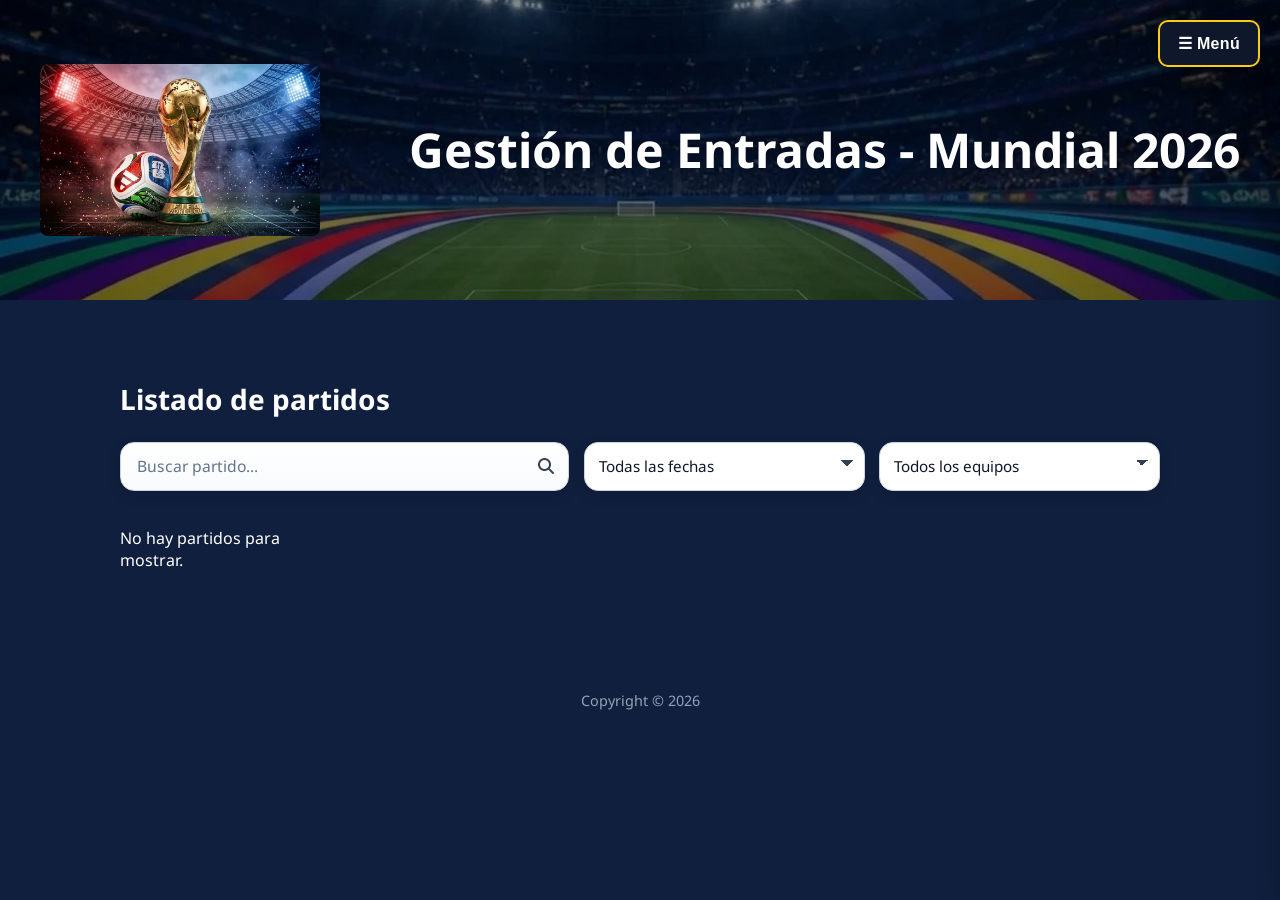
<file: index.html>
<!doctype html>
<html lang="es">
  <head>
    <meta charset="UTF-8" />
    <meta name="viewport" content="width=device-width, initial-scale=1.0" />
    <title>Mundial FIFA 2026 - Partidos</title>
    <link
      href="https://fonts.googleapis.com/css2?family=Noto+Sans:wght@400;700&display=swap"
      rel="stylesheet"
    />
    <link rel="stylesheet" href="css/style.css" />
    <link
      rel="stylesheet"
      href="https://cdnjs.cloudflare.com/ajax/libs/font-awesome/6.5.0/css/all.min.css"
    />
    <link rel="icon" type="image/x-icon" href="img/logo.ico" />
  </head>
  <body>
    <header>
      <div class="banner-content">
        <img src="img/logo.jpg" alt="Logo Mundial 2026" class="logo" />
        <div class="banner-text">
          <h1>Gestión de Entradas - Mundial 2026</h1>
        </div>
      </div>
    </header>

    <main>
      <section class="page-title">
        <h2>Listado de partidos</h2>
      </section>
      <div class="buscador-filtros">
        <div class="buscador-container">
          <input type="text" id="buscador" placeholder="Buscar partido..." />
          <i class="fa fa-search icono-lupa"></i>
        </div>

        <select id="filtro-fecha">
          <option value="">Todas las fechas</option>
        </select>

          <select id="filtro-equipo">
            <option value="">Todos los equipos</option>
          </select>
        </div>
      </div>

      <section id="partidos"></section>
<button id="btnSidebar" class="btn-sidebar">
  ☰ Menú
</button>

<aside id="sidebar" class="sidebar">

  <div class="sidebar-section">
    <button class="sidebar-title">Torneos</button>
    <div id="sidebar-torneos" class="sidebar-content"></div>
  </div>

  <div class="sidebar-section">
    <button class="sidebar-title">Fases</button>
    <div id="sidebar-fases" class="sidebar-content"></div>
  </div>

  <div class="sidebar-section">
    <button class="sidebar-title">Estadios</button>
    <div id="sidebar-estadios" class="sidebar-content"></div>
  </div>

  <div class="sidebar-section">
    <button class="sidebar-title">Selecciones</button>
    <div id="sidebar-selecciones" class="sidebar-content"></div>
  </div>

</aside>
    </main>
    

    <script src="js/datos.js"></script>
    <script src="js/partidos.js"></script>
    
    <div class="foot">
      <footer>Copyright &copy; 2026</footer>
    </div>
  </body>
</html>
</file>
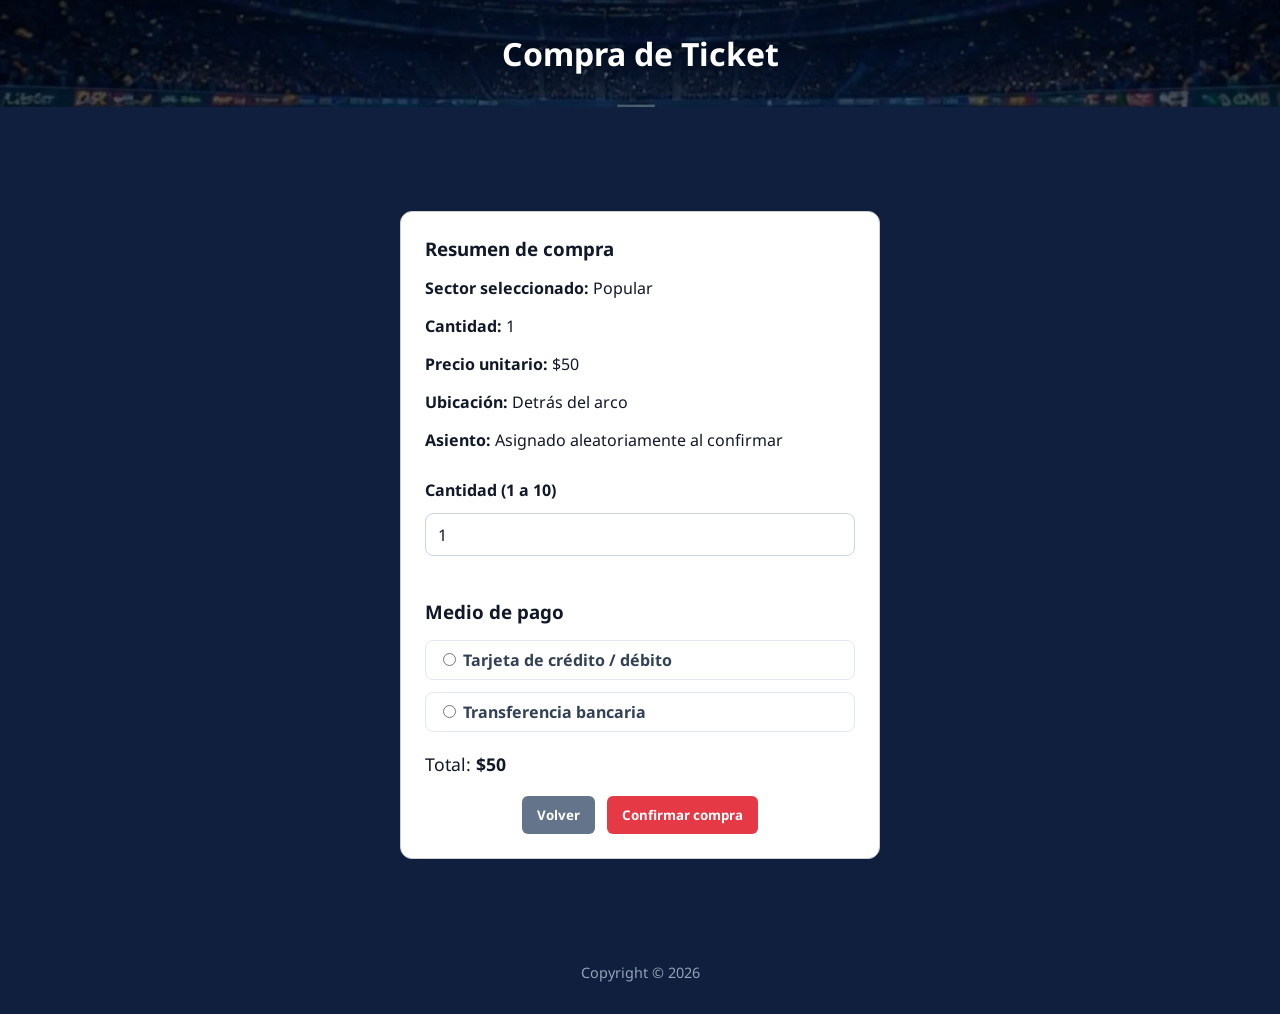
<file: compra.html>
<!doctype html>
<html lang="es">
  <head>
    <meta charset="UTF-8" />
    <meta name="viewport" content="width=device-width, initial-scale=1.0" />
    <title>Compra de Ticket - Mundial 2026</title>
    <link
      href="https://fonts.googleapis.com/css2?family=Noto+Sans:wght@400;700&display=swap"
      rel="stylesheet"
    />
    <link rel="stylesheet" href="css/style.css" />
    <link rel="icon" type="image/x-icon" href="img/logo.ico" />
  </head>
  <body>
    <header class="simple-header">
      <h1>Compra de Ticket</h1>
    </header>

    <main>
      <section id="info-partido"></section>

      <section class="card form-card">
        <h3>Resumen de compra</h3>
        <div id="resumen-compra"></div>

        <div class="cantidad-line">
          <label for="cantidad">Cantidad (1 a 10)</label>
          <input type="number" id="cantidad" min="1" max="10" value="1" />
          <small id="cantidad-error" class="input-error"></small>
        </div>

        <h3>Medio de pago</h3>
        <div id="medios-pago" class="medios-pago">
          <label class="radio-line">
            <input type="radio" name="medioPago" value="tarjeta" />
            Tarjeta de crédito / débito
          </label>
          <label class="radio-line">
            <input type="radio" name="medioPago" value="transferencia" />
            Transferencia bancaria
          </label>
        </div>

        <div id="tarjeta-form" class="tarjeta-form hidden">
          <h4>Datos de la tarjeta</h4>

          <label for="tarjeta-numero">Número de tarjeta</label>
          <input
            type="text"
            id="tarjeta-numero"
            placeholder="1234 5678 9012 3456"
            maxlength="19"
          />

          <label for="tarjeta-titular">Titular</label>
          <input
            type="text"
            id="tarjeta-titular"
            placeholder="Nombre como figura en la tarjeta"
          />

          <div class="tarjeta-row">
            <div>
              <label for="tarjeta-vencimiento">Vencimiento (MM/AA)</label>
              <input
                type="text"
                id="tarjeta-vencimiento"
                placeholder="MM/AA"
                maxlength="5"
              />
            </div>
            <div>
              <label for="tarjeta-cvv">CVV</label>
              <input
                type="text"
                id="tarjeta-cvv"
                placeholder="123"
                maxlength="4"
              />
            </div>
          </div>

          <small id="tarjeta-error" class="input-error"></small>

          <button type="button" id="btnConfirmarTarjeta" class="btn-gray">
            Confirmar tarjeta
          </button>

          <p id="tarjeta-confirmada-msg" class="tarjeta-confirmada hidden">
            ✓ Tarjeta confirmada. Ahora podés confirmar la compra.
          </p>
        </div>

        <p class="total-line">Total: <strong id="total">$0</strong></p>

        <div class="acciones">
          <button type="button" class="btn-gray" onclick="history.back()">
            Volver
          </button>
          <button id="btnContinuar" class="primary-button">
            Confirmar compra
          </button>
        </div>
      </section>
    </main>

    <div class="foot">
      <footer>Copyright &copy; 2026</footer>
    </div>

    <script src="js/datos.js"></script>
    <script src="js/compra.js"></script>
  </body>
</html>
</file>
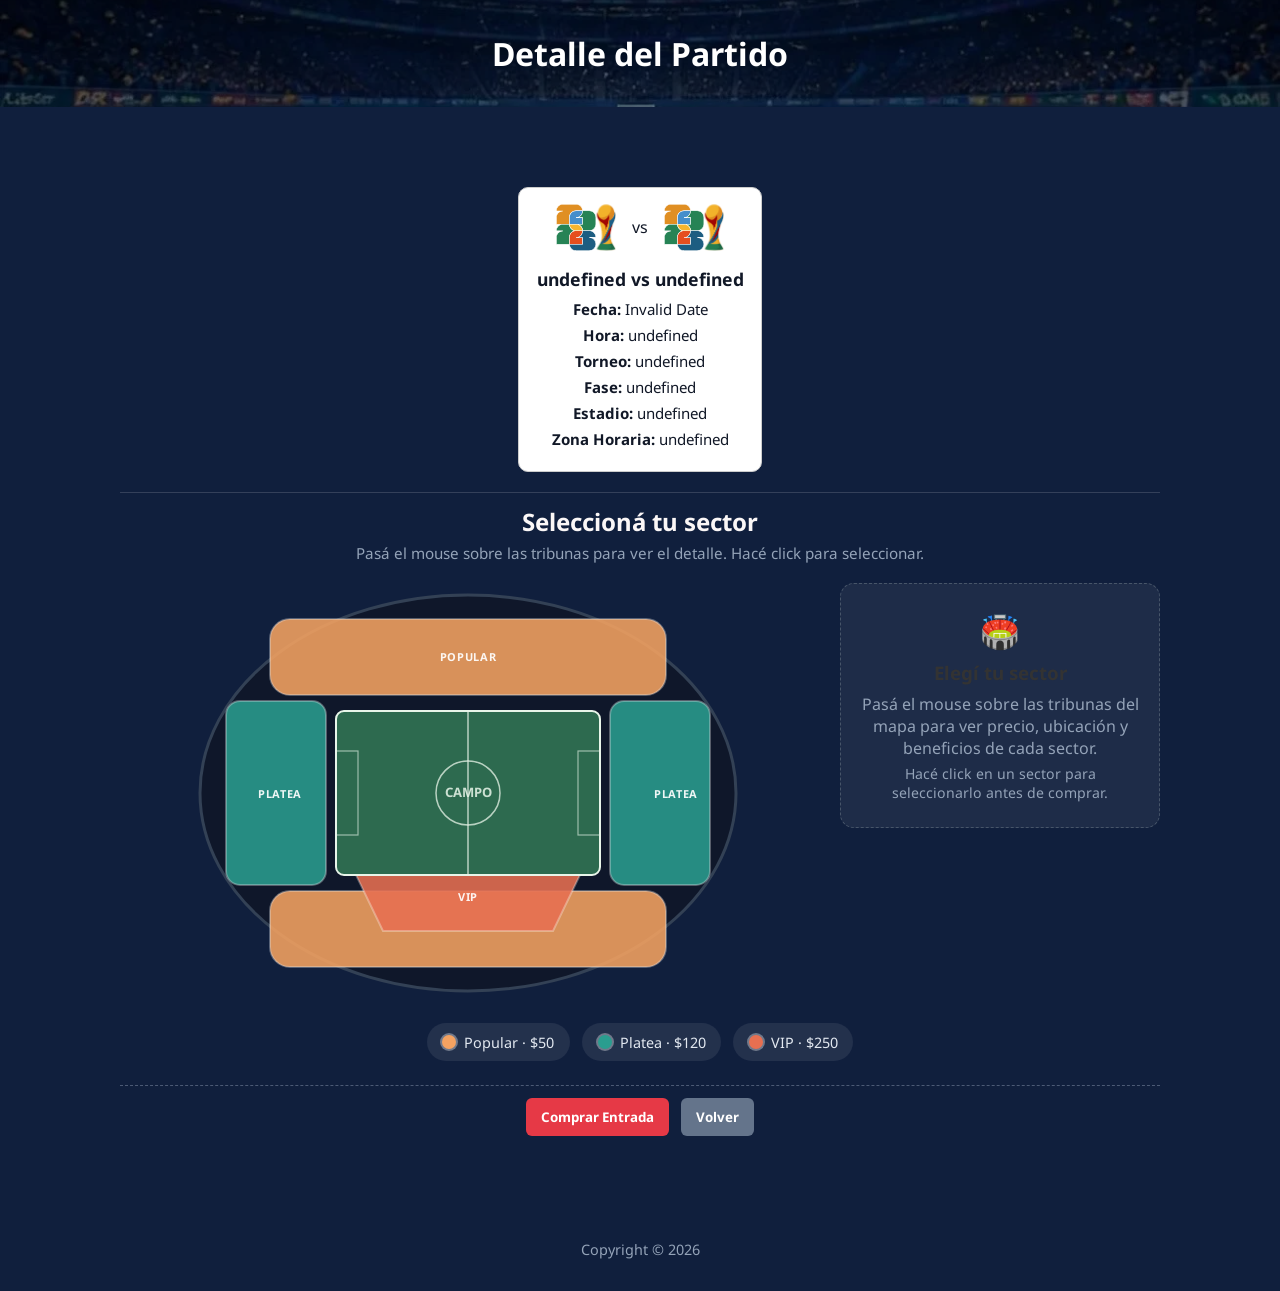
<file: detalle.html>
<!doctype html>
<html lang="es">
  <head>
    <meta charset="UTF-8" />
    <meta name="viewport" content="width=device-width, initial-scale=1.0" />
    <title>Detalle Partido - Mundial 2026</title>
    <link
      href="https://fonts.googleapis.com/css2?family=Noto+Sans:wght@400;700&display=swap"
      rel="stylesheet"
    />
    <link rel="stylesheet" href="css/style.css" />
    <link rel="icon" type="image/x-icon" href="img/logo.ico" />
  </head>
  <body>
    <header class="simple-header">
      <h1>Detalle del Partido</h1>
    </header>

    <main>
      <section id="detalle-partido"></section>

      <section class="mapa-section">
        <h2 class="mapa-titulo">Seleccioná tu sector</h2>
        <p class="mapa-instruccion">
          Pasá el mouse sobre las tribunas para ver el detalle. Hacé click para seleccionar.
        </p>

        <div class="mapa-layout">
          <div id="mapa-estadio" class="mapa-contenedor"></div>
          <div id="info-sector" class="mapa-panel"></div>
        </div>

        <div id="mapa-leyenda" class="mapa-leyenda"></div>
      </section>

      <div class="acciones">
        <button id="btnComprar" class="primary-button">Comprar Entrada</button>
        <button class="btn-gray" onclick="window.location.href='index.html'">Volver</button>
      </div>
    </main>

    <div class="foot">
      <footer>Copyright &copy; 2026</footer>
    </div>

    <script src="js/datos.js"></script>
    <script src="js/detalle.js"></script>
  </body>
</html>
</file>
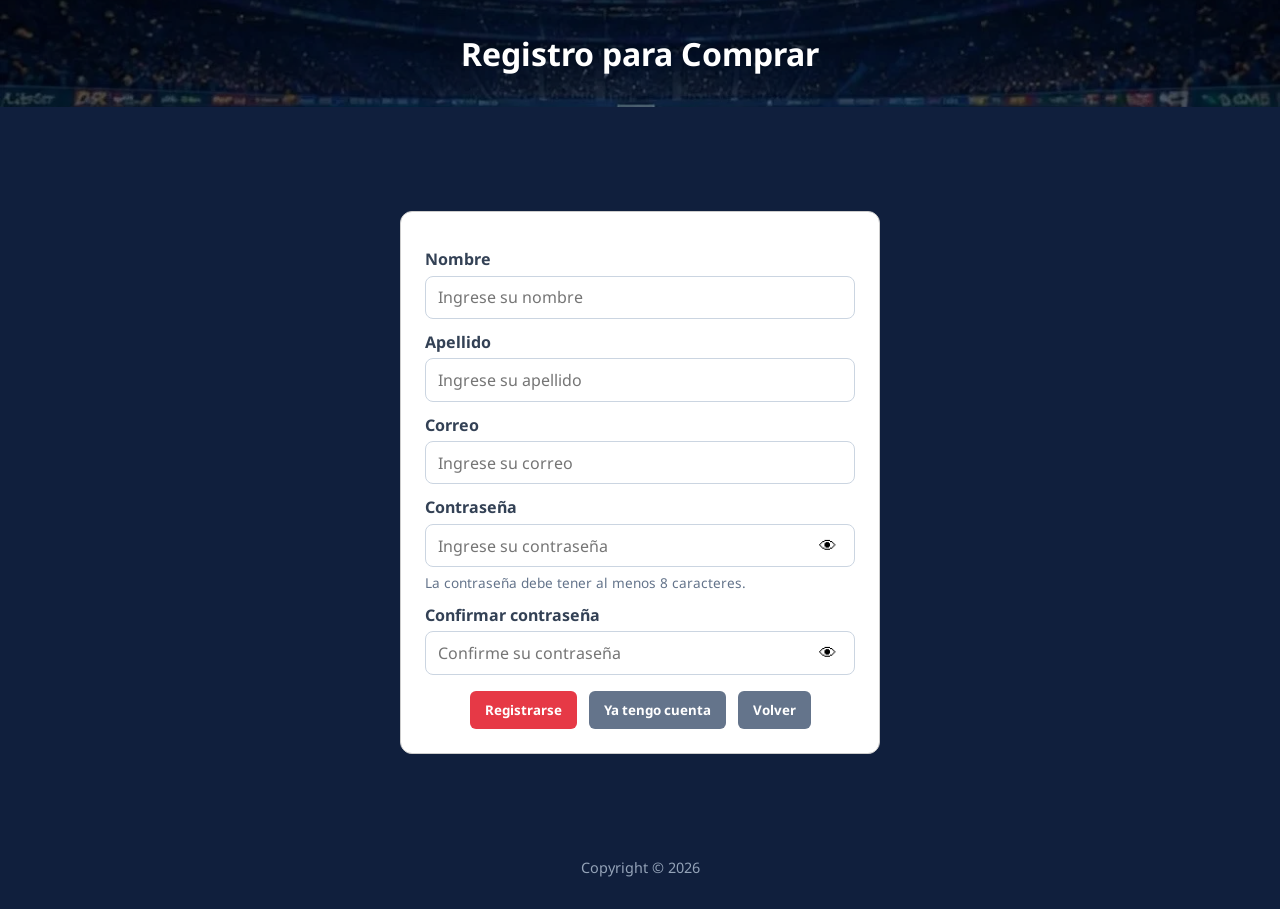
<file: login.html>
<!doctype html>
<html lang="es">
  <head>
    <meta charset="UTF-8" />
    <meta name="viewport" content="width=device-width, initial-scale=1.0" />
    <title>Registro - Mundial 2026</title>
    <link
      href="https://fonts.googleapis.com/css2?family=Noto+Sans:wght@400;700&display=swap"
      rel="stylesheet"
    />
    <link rel="stylesheet" href="css/style.css" />
    <link rel="icon" type="image/x-icon" href="img/logo.ico" />
  </head>
  <body>
    <header class="simple-header">
      <h1>Registro para Comprar</h1>
    </header>

    <main>
      <section class="card form-card">
        <label for="nombre">Nombre</label>
        <input type="text" id="nombre" placeholder="Ingrese su nombre" />

        <label for="apellido">Apellido</label>
        <input type="text" id="apellido" placeholder="Ingrese su apellido" />

        <label for="mail">Correo</label>
        <input type="email" id="mail" placeholder="Ingrese su correo" />

        <label for="password">Contraseña</label>

        <div class="password-wrapper">
          <input
            type="password"
            id="password"
            placeholder="Ingrese su contraseña"
          />
        </div>
        <small class="input-help"
          >La contraseña debe tener al menos 8 caracteres.</small
        >

        <label for="confirmPassword" id="confirmPasswordLabel">
          Confirmar contraseña
        </label>
        <div class="password-wrapper" id="confirmPasswordWrapper">
          <input
            type="password"
            id="confirmPassword"
            placeholder="Confirme su contraseña"
          />
        </div>

        <button
          type="button"
          id="btnForgotPassword"
          class="forgot-password-link hidden"
        >
          ¿Olvidaste tu contraseña?
        </button>

        <div class="acciones form-actions">
          <button id="btnLogin" class="primary-button">Registrarse</button>

          <button type="button" id="btnModoLogin" class="btn-gray">
            Ya tengo cuenta
          </button>

          <button
            class="btn-gray"
            onclick="window.location.href = 'index.html'"
          >
            Volver
          </button>
        </div>
      </section>
    </main>

    <div class="foot">
      <footer>Copyright &copy; 2026</footer>
    </div>

    <script src="js/datos.js"></script>
    <script src="js/login.js"></script>
  </body>
</html>
</file>
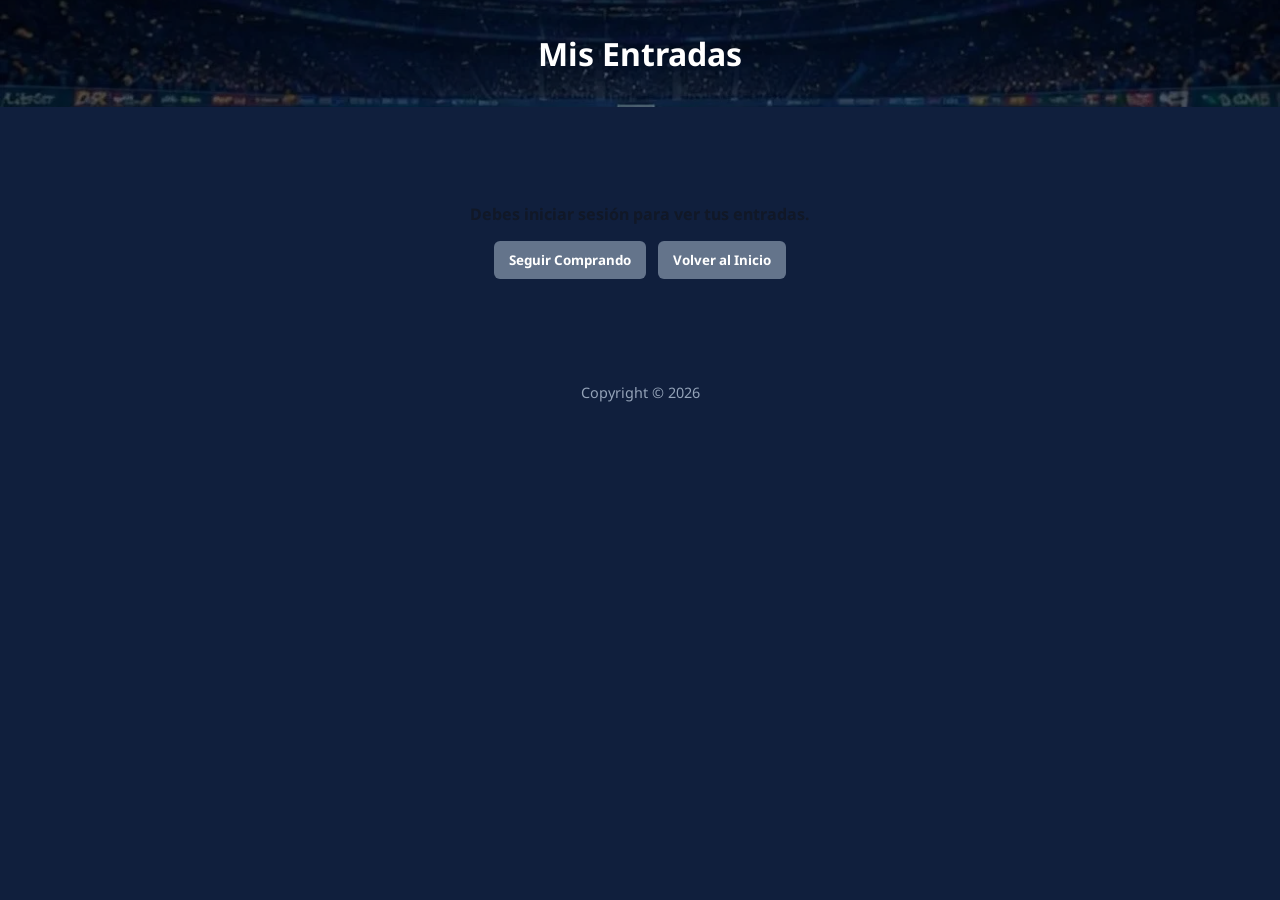
<file: mis-entradas.html>
<!doctype html>
<html lang="es">
  <head>
    <meta charset="UTF-8" />
    <meta name="viewport" content="width=device-width, initial-scale=1.0" />
    <title>Mis Entradas - Mundial 2026</title>
    <link
      href="https://fonts.googleapis.com/css2?family=Noto+Sans:wght@400;700&display=swap"
      rel="stylesheet"
    />
    <link rel="stylesheet" href="css/style.css" />
    <link rel="icon" type="image/x-icon" href="img/logo.ico" />
  </head>
  <body>
    <header class="simple-header">
      <h1>Mis Entradas</h1>
    </header>

    <main>
      <section class="card mis-entradas-card">
        <div id="mis-entradas-listado"></div>
      </section>

      <div class="acciones">
        <button class="btn-gray" onclick="window.location.href = 'compra.html'">
          Seguir Comprando
        </button>
        <button class="btn-gray" onclick="window.location.href = 'index.html'">
          Volver al Inicio
        </button>
      </div>
    </main>

    <div class="foot">
      <footer>Copyright &copy; 2026</footer>
    </div>

    <script src="js/datos.js"></script>
    <script src="js/mis-entradas.js"></script>
  </body>
</html>
</file>
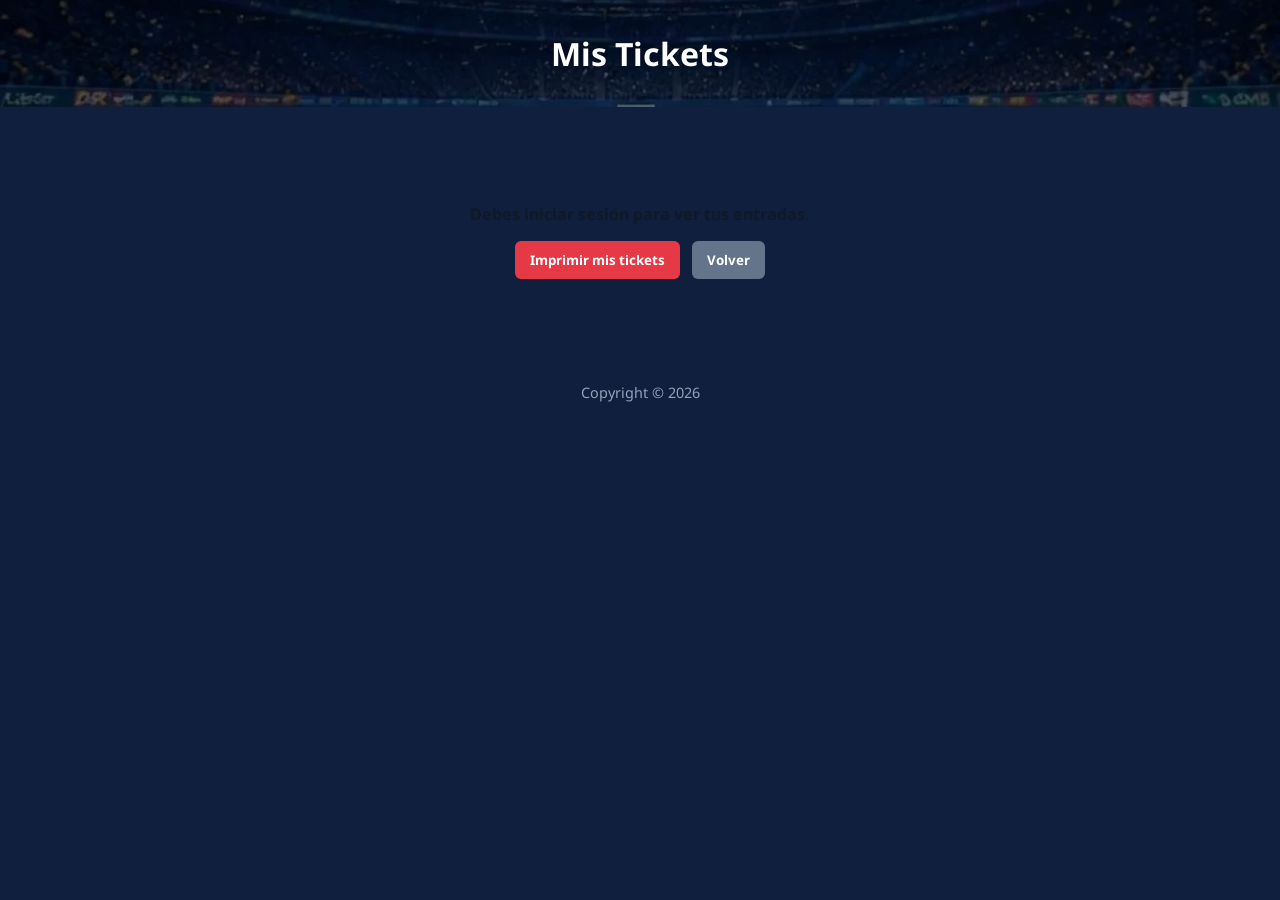
<file: mis_tickets.html>
<!doctype html>
<html lang="es">
  <head>
    <meta charset="UTF-8" />
    <meta name="viewport" content="width=device-width, initial-scale=1.0" />
    <title>Mis Tickets - Mundial 2026</title>
    <link
      href="https://fonts.googleapis.com/css2?family=Noto+Sans:wght@400;700&display=swap"
      rel="stylesheet"
    />
    <link rel="stylesheet" href="css/style.css" />
    <link rel="icon" type="image/x-icon" href="img/logo.ico" />
  </head>
  <body>
    <header class="simple-header">
      <h1>Mis Tickets</h1>
    </header>

    <main>
      <section class="card mis-entradas-card">
        <div id="mis-entradas-listado"></div>
      </section>

      <div class="acciones">
        <button class="primary-button" onclick="window.print()">
          Imprimir mis tickets
        </button>
        <button class="btn-gray" onclick="window.location.href = 'ticket.html'">
          Volver
        </button>
      </div>
    </main>

    <div class="foot">
      <footer>Copyright &copy; 2026</footer>
    </div>

    <script src="js/datos.js"></script>
    <script src="js/mis_tickets.js"></script>
  </body>
</html>
</file>
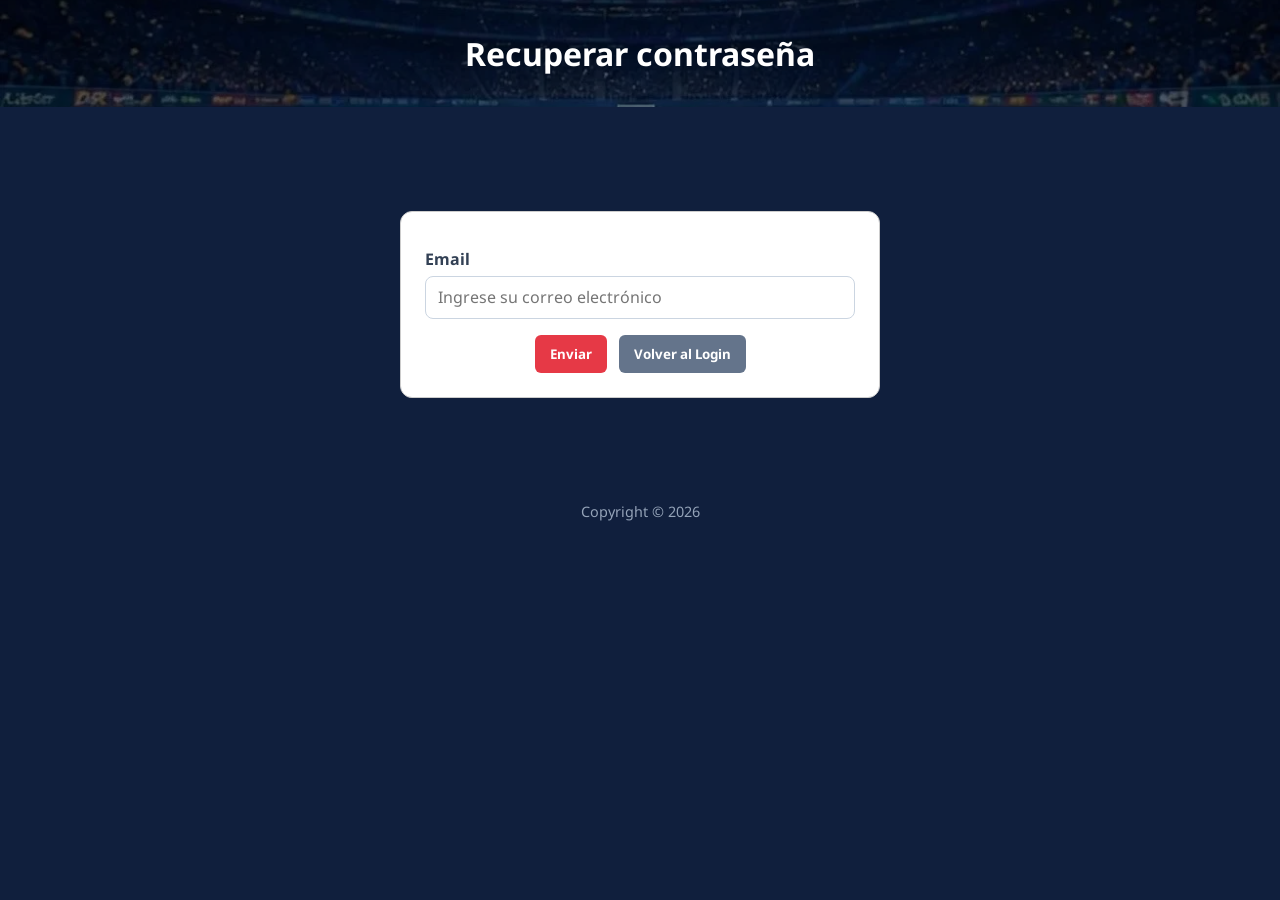
<file: recuperar-password.html>
<!doctype html>
<html lang="es">
  <head>
    <meta charset="UTF-8" />
    <meta name="viewport" content="width=device-width, initial-scale=1.0" />
    <title>Recuperar Contraseña - Mundial 2026</title>
    <link
      href="https://fonts.googleapis.com/css2?family=Noto+Sans:wght@400;700&display=swap"
      rel="stylesheet"
    />
    <link rel="stylesheet" href="css/style.css" />
    <link rel="icon" type="image/x-icon" href="img/logo.ico" />
  </head>
  <body>
    <header class="simple-header">
      <h1>Recuperar contraseña</h1>
    </header>

    <main>
      <section class="card form-card">
        <label for="recoveryEmail">Email</label>
        <input
          type="email"
          id="recoveryEmail"
          placeholder="Ingrese su correo electrónico"
        />

        <div class="acciones form-actions">
          <button id="btnRecoverySend" class="primary-button">Enviar</button>
          <button
            type="button"
            class="btn-gray"
            onclick="window.location.href='login.html'"
          >
            Volver al Login
          </button>
        </div>

        <p id="recoveryMessage" class="recovery-message hidden">
          Si existe una cuenta asociada al correo, recibirás instrucciones para
          recuperar tu contraseña.
        </p>
      </section>
    </main>

    <div class="foot">
      <footer>Copyright &copy; 2026</footer>
    </div>

    <script>
      const btnRecoverySend = document.getElementById("btnRecoverySend");
      const recoveryMessage = document.getElementById("recoveryMessage");

      if (btnRecoverySend) {
        btnRecoverySend.addEventListener("click", () => {
          // Conectar aquí el endpoint real de recuperación de contraseña cuando exista en backend.
          if (recoveryMessage) {
            recoveryMessage.classList.remove("hidden");
          }
        });
      }
    </script>
  </body>
</html>
</file>
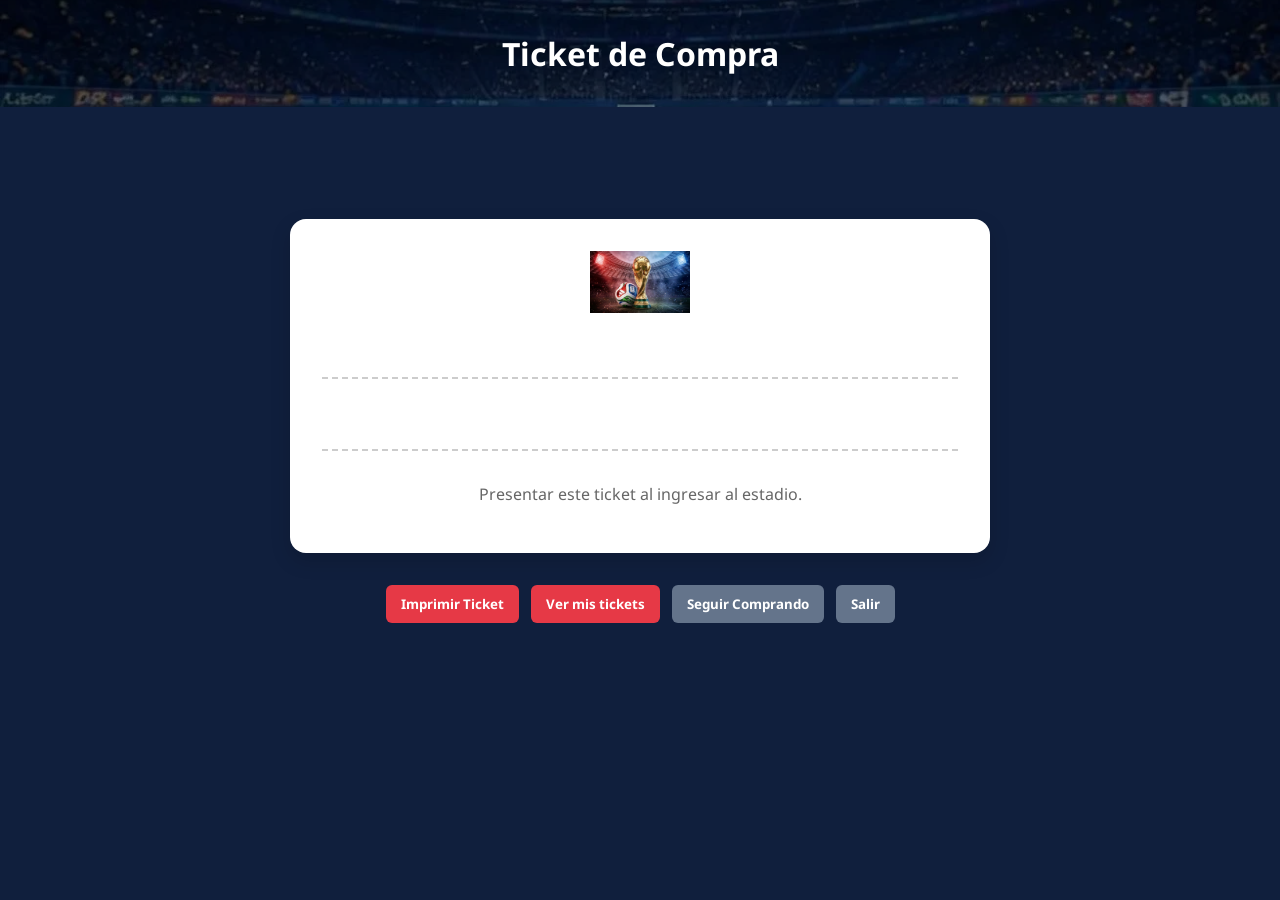
<file: ticket.html>
<!doctype html>
<html lang="es">
  <head>
    <meta charset="UTF-8" />
    <meta name="viewport" content="width=device-width, initial-scale=1.0" />
    <title>Ticket - Mundial 2026</title>

    <link
      href="https://fonts.googleapis.com/css2?family=Noto+Sans:wght@400;700&display=swap"
      rel="stylesheet"
    />

    <link rel="stylesheet" href="css/style.css" />
    <link rel="icon" type="image/x-icon" href="img/logo.ico" />
  </head>
  <body>
    <header class="simple-header">
      <h1>Ticket de Compra</h1>
    </header>

    <main>
      <section class="ticket-card">
        <div class="ticket-header">
          <img src="img/logo.jpg" alt="Mundial 2026" />
          <h2>Mundial FIFA 2026</h2>
        </div>

        <div id="ticket-info">//Se carga desde JS</div>

        <div class="ticket-footer">
          <p>Presentar este ticket al ingresar al estadio.</p>
        </div>
      </section>

      <div class="acciones">
        <button class="primary-button" onclick="window.print()">
          Imprimir Ticket
        </button>

        <button
          class="primary-button"
          onclick="window.location.href = 'mis_tickets.html'"
        >
          Ver mis tickets
        </button>

        <button class="btn-gray" onclick="window.location.href = 'index.html'">
          Seguir Comprando
        </button>

        <button class="btn-gray" onclick="salirDeLaSesion()">Salir</button>
      </div>
    </main>

    <script src="js/ticket.js"></script>
  </body>
</html>
</file>
<file: css/style.css>
* {
  box-sizing: border-box;
}

body {
  background: #101f3d;
  color: #fff;
  font-family: 'Noto Sans', Arial, sans-serif;
  margin: 0;
}

header {
  position: relative;
  background: url("../img/banner.webp") no-repeat center;
  background-size: cover;
  color: white;
  padding: 4rem 2rem;
  min-height: 200px;
}
header::before {
  content: "";
  position: absolute;
  inset: 0;
  background: rgba(0, 0, 0, 0.46);
}

.banner-content {
  position: relative;
  display: flex;
  align-items: center;
  justify-content: space-between;
  gap: 3rem;
  max-width: 1200px;
  margin: 0 auto;
}
.logo {
  width: 280px;
  border-radius: 8px;
}
.banner-text h1 {
  font-size: 3rem;
  font-weight: 700;
  line-height: 1.2;
  color: #fff;
}

main {
  max-width: 1200px;
  margin: 0 auto;
  padding: 80px;
}

.page-title h2 {
  margin: 0 0 0.5rem;
  font-size: 1.75rem;
}

header.simple-header {
  padding: 2rem;
  min-height: auto;
  text-align: center;
}

header.simple-header h1 {
  position: relative;
  margin: 0;
  font-size: 2rem;
  font-weight: 700;
}
.sidebar {
  position: fixed;
  top: 0;
  right: -340px; /* oculto inicialmente */
  width: 320px;
  height: 100vh;
  background: #06142f;
  color: #f8fafc;
  border-left: 3px solid #f59e0b;
  box-shadow: -10px 0 28px rgba(0, 0, 0, 0.45);
  overflow-y: auto;
  transition: right 0.3s ease;
  padding: 20px;
  z-index: 999;
}

.sidebar-open {
  right: 0;
}
.btn-sidebar {
  position: fixed;
  top: 20px;
  right: 20px;
  z-index: 1200;
  padding: 12px 18px;
  border: 2px solid #facc15;
  border-radius: 10px;
  background: #0f172a;
  color: #ffffff;
  cursor: pointer;
  font-weight: 700;
  font-size: 1rem;
  letter-spacing: 0.02em;
  box-shadow: 0 6px 18px rgba(0, 0, 0, 0.35);
  transition: transform 0.2s ease, background 0.2s ease, box-shadow 0.2s ease;
}

.btn-sidebar:hover {
  background: #1e293b;
  box-shadow: 0 8px 22px rgba(0, 0, 0, 0.45);
  transform: translateY(-1px);
}

.sidebar-open + .btn-sidebar,
.btn-sidebar.sidebar-open {
  background: #1d4ed8;
  border-color: #93c5fd;
}

.btn-sidebar:focus-visible {
  outline: 3px solid #fbbf24;
  outline-offset: 2px;
}

.sidebar-title {
  width: 100%;
  text-align: left;
  padding: 12px 15px;
  margin: 10px 0 6px 0;
  background: #1d4ed8;
  color: #ffffff;
  border: 1px solid rgba(255, 255, 255, 0.2);
  border-radius: 8px;
  font-weight: 700;
  cursor: pointer;
  font-size: 0.95rem;
  transition: background 0.2s ease, border-color 0.2s ease;
}

.sidebar-title:hover {
  background: #2563eb;
  border-color: rgba(255, 255, 255, 0.35);
}
.sidebar-item {
  padding: 10px 12px;
  cursor: pointer;
  border-radius: 6px;
  margin: 4px 0;
  color: #e2e8f0;
  font-size: 0.95rem;
  border: 1px solid transparent;
  transition: background 0.2s ease, border-color 0.2s ease, color 0.2s ease;
}

.sidebar-item:hover {
  background: rgba(255, 255, 255, 0.16);
  border-color: rgba(255, 255, 255, 0.25);
  color: #ffffff;
}

.sidebar-content.sidebar-expanded {
  display: block;
}

.sidebar-content {
  display: none;
  overflow: hidden;
  transition: all 0.3s ease;
}

.sidebar-content.sidebar-expanded {
  display: block;
  padding-top: 8px;
}
#detalle-partido {
  margin-bottom: 1rem;
  display: flex;
  justify-content: center;
}

#detalle-partido .detalle-card,
#info-partido .detalle-card {
  color: #111827;
}

#detalle-partido .detalle-card {
  max-width: 460px;
  padding: 1rem 1.1rem;
  border-radius: 10px;
}

#detalle-partido .detalle-card h2,
#detalle-partido .detalle-card h3 {
  margin: 0.3rem 0 0.55rem;
  font-size: 1.1rem;
}

#detalle-partido .detalle-card p {
  margin: 0.35rem 0;
  font-size: 0.94rem;
  line-height: 1.35;
}

.form-card {
  max-width: 480px;
  margin: 1.5rem auto 0;
  padding: 1.5rem;
  border: 1px solid #ccc;
  border-radius: 12px;
  background: #fff;
  color: #111827;
}

.form-card h3 {
  margin: 0 0 1rem;
  color: #111827;
}

#resumen-compra,
#resumen-compra p,
#resumen-compra strong {
  color: #111827;
}

.form-card label {
  display: block;
  margin: 0.75rem 0 0.35rem;
  font-weight: 700;
  color: #334155;
}

.form-card input[type="text"],
.form-card input[type="email"],
.form-card input[type="password"],
.form-card input[type="number"] {
  width: 100%;
  padding: 0.6rem 0.75rem;
  border: 1px solid #cbd5e1;
  border-radius: 8px;
  font-size: 1rem;
  font-family: inherit;
  color: #111827;
}

.form-card input:focus {
  outline: none;
  border-color: #e63946;
  box-shadow: 0 0 0 3px rgba(230, 57, 70, 0.15);
}

.radio-line {
  display: flex;
  align-items: center;
  gap: 0.5rem;
  margin: 0.5rem 0;
  padding: 0.5rem 0.75rem;
  border: 1px solid #e2e8f0;
  border-radius: 8px;
  cursor: pointer;
  transition: border-color 0.2s, background 0.2s;
}

.radio-line:hover {
  border-color: #e63946;
  background: #fef2f2;
}

.radio-line input {
  accent-color: #e63946;
}

.total-line {
  margin: 1.25rem 0;
  font-size: 1.1rem;
  color: #111827;
}

.form-actions {
  margin-top: 1.25rem;
}

.form-card .primary-button,
.form-card .btn-gray {
  border: none;
  border-radius: 6px;
  padding: 10px 15px;
  font-weight: 700;
  cursor: pointer;
  font-family: inherit;
  transition: opacity 0.2s;
}

.form-card .primary-button:hover,
.form-card .btn-gray:hover {
  opacity: 0.85;
}

.buscador-filtros {
  display: grid;
  grid-template-columns: minmax(260px, 1.6fr) minmax(180px, 1fr) minmax(200px, 1fr);
  gap: 0.9rem;
  margin: 1.5rem 0 1.25rem;
  align-items: stretch;
}

.buscador-container {
  display: flex;
  align-items: center;
  border: 1px solid #cbd5e1;
  border-radius: 14px;
  padding: 0.7rem 0.9rem;
  background: linear-gradient(180deg, #ffffff 0%, #f8fafc 100%);
  box-shadow: 0 4px 14px rgba(2, 6, 23, 0.12);
  transition: border-color 0.2s ease, box-shadow 0.2s ease, transform 0.15s ease;
}

.buscador-container:focus-within {
  border-color: #2563eb;
  box-shadow: 0 0 0 3px rgba(37, 99, 235, 0.2), 0 8px 20px rgba(2, 6, 23, 0.16);
  transform: translateY(-1px);
}

.buscador-container input {
  flex: 1;
  border: none;
  outline: none;
  font-size: 0.98rem;
  font-family: inherit;
  color: #0f172a;
  background: transparent;
}

.buscador-container input::placeholder {
  color: #64748b;
}

.buscador-container .icono-lupa {
  margin-left: 0.5rem;
  color: #334155;
  font-size: 1rem;
}

#filtro-fecha,
#filtro-equipo {
  width: 100%;
  padding: 0.72rem 2.3rem 0.72rem 0.9rem;
  border: 1px solid #cbd5e1;
  border-radius: 14px;
  background-color: #ffffff;
  color: #0f172a;
  font-size: 0.95rem;
  font-family: inherit;
  cursor: pointer;
  box-shadow: 0 4px 14px rgba(2, 6, 23, 0.12);
  appearance: none;
  background-image:
    linear-gradient(45deg, transparent 50%, #334155 50%),
    linear-gradient(135deg, #334155 50%, transparent 50%);
  background-position:
    calc(100% - 17px) calc(50% - 3px),
    calc(100% - 11px) calc(50% - 3px);
  background-size: 6px 6px, 6px 6px;
  background-repeat: no-repeat;
  transition: border-color 0.2s ease, box-shadow 0.2s ease, transform 0.15s ease;
}

#filtro-fecha:hover,
#filtro-equipo:hover {
  border-color: #94a3b8;
}

#filtro-fecha:focus,
#filtro-equipo:focus {
  outline: none;
  border-color: #2563eb;
  box-shadow: 0 0 0 3px rgba(37, 99, 235, 0.2), 0 8px 20px rgba(2, 6, 23, 0.16);
  transform: translateY(-1px);
}

#partidos {
  display: grid;
  grid-template-columns: repeat(5, minmax(0, 1fr));
  gap: 1rem;
  align-items: stretch;
}

.partido-card {
  border: 1px solid #ccc;
  border-radius: 9px;
  padding: 0.55rem;
  margin: 0;
  background: #f04646;
  text-align: center;
  width: 100%;
  height: 100%;
  display: flex;
  flex-direction: column;
  justify-content: space-between;
  transition: transform 0.18s ease, box-shadow 0.18s ease;
  transform-origin: center center;
}

#partidos.mostrar-todos .partido-card:hover {
  transform: scale(1.07);
  box-shadow: 0 12px 24px rgba(0, 0, 0, 0.3);
  z-index: 3;
}
.partido-card .equipos {
  display: flex;
  justify-content: center;
  align-items: center;
  gap: 0.55rem;
}
.logo-equipo {
  width: 28px;
  height: auto;
}
.button-link {
  display: inline-block;
  margin-top: 0.55rem;
  padding: 0.35rem 0.7rem;
  border-radius: 14px;
  background: #ec767f;
  color: #1d0202;
  font-size: 14px;
  font-style: normal;
  border: 1px solid #ffffff;
  text-decoration: none;
  transition: background 0.2s;
}
.button-link:hover {
  background: #b91c1c;
}

.detalle-card {
  padding: 1.5rem;
  border: 1px solid #ccc;
  border-radius: 12px;
  background: #fff;
  text-align: center;
  max-width: 560px;
  margin: 0 auto;
}
.detalle-card .equipos {
  display: flex;
  justify-content: center;
  align-items: center;
  gap: 1rem;
  margin-bottom: 1rem;
}
.detalle-card .logo-equipo {
  width: 60px;
}

#mapa-estadio,
.mapa-contenedor {
  text-align: center;
}

.mapa-section {
  margin-top: 1.25rem;
  padding-top: 0.75rem;
  border-top: 1px solid rgba(255, 255, 255, 0.15);
}

.mapa-titulo {
  margin: 0 0 0.35rem;
  font-size: 1.5rem;
  text-align: center;
  color: #fbf7f7;
}

.mapa-instruccion {
  margin: 0 0 1.25rem;
  text-align: center;
  color: #94a3b8;
  font-size: 0.95rem;
}

.mapa-layout {
  display: grid;
  grid-template-columns: 1fr 320px;
  gap: 1.5rem;
  align-items: start;
}

.mapa-panel {
  min-height: 280px;
}

.mapa-leyenda {
  display: flex;
  flex-wrap: wrap;
  justify-content: center;
  gap: 0.75rem;
  margin-top: 1.25rem;
}

.leyenda-item {
  display: inline-flex;
  align-items: center;
  gap: 0.5rem;
  padding: 0.45rem 0.85rem;
  border: 2px solid transparent;
  border-radius: 999px;
  background: rgba(255, 255, 255, 0.08);
  color: #e2e8f0;
  font-family: inherit;
  font-size: 0.9rem;
  cursor: pointer;
  transition: background 0.2s, border-color 0.2s, transform 0.2s;
}

.leyenda-item:hover,
.leyenda-item.leyenda-hover {
  background: rgba(255, 255, 255, 0.14);
  transform: translateY(-1px);
}

.leyenda-item.leyenda-activa {
  border-color: #fff;
  background: rgba(255, 255, 255, 0.18);
}

.leyenda-color {
  width: 14px;
  height: 14px;
  border-radius: 50%;
  background: var(--sector-color);
  box-shadow: 0 0 0 2px rgba(255, 255, 255, 0.35);
}

.estadio-svg {
  width: 100%;
  max-width: 560px;
  height: auto;
  display: block;
  margin: 0 auto;
}

.estadio-fondo {
  fill: #0f172a;
  stroke: #334155;
  stroke-width: 3;
}

.sector-mapa {
  cursor: pointer;
  outline: none;
}

.sector-forma {
  stroke: rgba(255, 255, 255, 0.35);
  stroke-width: 2;
  transition: fill 0.25s, stroke 0.25s, stroke-width 0.25s, filter 0.25s;
}

.sector-etiqueta {
  fill: rgba(255, 255, 255, 0.92);
  font-size: 11px;
  font-weight: 700;
  letter-spacing: 0.06em;
  pointer-events: none;
  user-select: none;
}

.sector-mapa.sector-hover .sector-forma,
.sector-mapa:focus-visible .sector-forma {
  stroke: #fff;
  stroke-width: 3;
  filter: url(#sector-glow) brightness(1.12);
}

.sector-mapa.sector-activo .sector-forma {
  stroke: #fff;
  stroke-width: 3.5;
  filter: url(#sector-glow) brightness(1.08);
}

.sector-mapa:not(.sector-activo):not(.sector-hover) .sector-forma {
  opacity: 0.88;
}

.sector-mapa.sector-hover .sector-etiqueta,
.sector-mapa.sector-activo .sector-etiqueta {
  fill: #fff;
  font-size: 12px;
}

#info-sector,
.mapa-panel {
  padding: 0;
  border: none;
  background: transparent;
}

.sector-card {
  border: 1px solid #cbd5e1;
  border-radius: 14px;
  padding: 1.25rem;
  background: #fff;
  text-align: left;
  color: #111827;
  transition: box-shadow 0.25s, border-color 0.25s, transform 0.25s;
}

.sector-card--preview {
  box-shadow: 0 8px 24px rgba(15, 23, 42, 0.12);
  border-color: #94a3b8;
}

.sector-card--activo {
  border-color: #e63946;
  box-shadow: 0 8px 28px rgba(230, 57, 70, 0.2);
}

.sector-card--placeholder {
  text-align: center;
  background: rgba(255, 255, 255, 0.06);
  border: 1px dashed #475569;
  color: #e2e8f0;
}

.sector-card--placeholder h3 {
  margin: 0.5rem 0;
  color: #f8fafc;
}

.sector-card--placeholder p {
  margin: 0.4rem 0;
  color: #94a3b8;
}

.placeholder-icon {
  font-size: 2rem;
  margin: 0;
}

.sector-card-header {
  display: flex;
  align-items: center;
  justify-content: space-between;
  gap: 0.75rem;
  margin-bottom: 0.85rem;
  padding-bottom: 0.75rem;
  border-bottom: 3px solid var(--sector-color);
}

.sector-badge {
  display: inline-block;
  padding: 0.25rem 0.65rem;
  border-radius: 999px;
  background: var(--sector-color);
  color: #fff;
  font-weight: 700;
  font-size: 0.9rem;
}

.sector-precio {
  font-size: 1.35rem;
  font-weight: 700;
  color: #0f172a;
}

.sector-disponibilidad {
  margin: 0 0 0.85rem;
  padding: 0.35rem 0.65rem;
  border-radius: 8px;
  font-size: 0.88rem;
  font-weight: 700;
  display: inline-block;
}

.disp-alta {
  background: #dcfce7;
  color: #166534;
}

.disp-media {
  background: #fef9c3;
  color: #854d0e;
}

.disp-baja {
  background: #fee2e2;
  color: #991b1b;
}

.sector-detalles {
  margin: 0;
  padding-left: 1.1rem;
  color: #334155;
}

.sector-detalles li {
  margin: 0.45rem 0;
}

.sector-seleccionado-msg {
  margin: 1rem 0 0;
  padding: 0.55rem;
  border-radius: 8px;
  background: #ecfdf5;
  color: #047857;
  font-weight: 700;
  text-align: center;
}

.sector-hint {
  margin: 0.85rem 0 0;
  font-size: 0.88rem;
  color: #64748b;
  text-align: center;
}

.sector-card h3 {
  margin-bottom: 0.5rem;
  color: #333;
}

.sector-card p {
  margin: 0.3rem 0;
}
.acciones {
  display: flex;
  flex-wrap: wrap;
  gap: 0.75rem;
  margin-top: 1rem;
  align-items: center;
  justify-content: center;
}

.mapa-section + .acciones {
  margin-top: 1.5rem;
  padding-top: 0.75rem;
  border-top: 1px dashed rgba(148, 163, 184, 0.45);
}
.acciones button {
  border: none;
  border-radius: 6px;
  padding: 10px 15px;
  font-weight: 700;
  cursor: pointer;
  color: #fff;
  font-family: inherit;
  transition: opacity 0.2s;
}
.acciones button:hover {
  opacity: 0.85;
}

.primary-button {
  background: #e63946;
  color: #fff;
}
.btn-gray {
  background: #64748b;
  color: #fff;
}

.select-cantidad {
  border: 1px solid #ccc;
  border-radius: 6px;
  padding: 8px 12px;
  font-family: inherit;
  font-size: 1rem;
  cursor: pointer;
}
.card {
  color: hsl(221, 51%, 93%);
}

.partido-card.card {
  color: #fff;
}

.foot {
  position: relative;
  display: flex;
  align-items: center;
  justify-content: center;
  padding: 1.5rem 2rem 2rem;
  max-width: 1200px;
  margin: 0 auto;
}

.foot footer {
  color: #94a3b8;
  font-size: 0.9rem;
}

@media (max-width: 650px) {
  header {
    padding: 1.25rem;
  }
  header.simple-header h1 {
    font-size: 1.5rem;
  }
  main {
    padding: 1rem 1.25rem 2rem;
  }
  .banner-content {
    flex-direction: column;
    gap: 1rem;
  }
  .banner-text h1 {
    font-size: 1.75rem;
    text-align: center;
  }
  .logo {
    width: 120px;
  }
  #mapa-estadio svg,
  .estadio-svg {
    max-width: 100%;
    height: auto;
  }

  .mapa-layout {
    grid-template-columns: 1fr;
  }

  .mapa-panel {
    min-height: auto;
  }

  .btn-sidebar {
    top: 12px;
    right: 12px;
    padding: 10px 14px;
    font-size: 0.95rem;
  }

  .sidebar {
    width: min(92vw, 320px);
    right: -95vw;
  }

  .buscador-filtros {
    grid-template-columns: 1fr;
    gap: 0.75rem;
  }

  #partidos {
    grid-template-columns: 1fr;
  }
}

@media (max-width: 1200px) {
  #partidos {
    grid-template-columns: repeat(4, minmax(0, 1fr));
  }
}

@media (max-width: 1100px) {
  #partidos {
    grid-template-columns: repeat(3, minmax(0, 1fr));
  }
}

@media (max-width: 900px) {
  #partidos {
    grid-template-columns: repeat(2, minmax(0, 1fr));
  }
}

.password-wrapper{
    position:relative;
}

.password-wrapper input{
    width:100%;
}

.input-help {
  display: block;
  margin-top: 0.35rem;
  margin-bottom: 0.6rem;
  color: #64748b;
  font-size: 0.85rem;
}

.tarjeta-form {
  margin-top: 0.85rem;
  padding: 1rem;
  border: 1px solid #e2e8f0;
  border-radius: 10px;
  background: #f8fafc;
  color: #111827;
}

.tarjeta-form h4 {
  text-align: center;
  margin: 0 0 0.75rem;
  color: #02040f;
  background-color: #BBDEFB;
}

.tarjeta-form label {
  display: block;
  margin: 0.55rem 0 0.3rem;
  font-weight: 700;
  color: #334155;
}

.tarjeta-form input {
  width: 100%;
  border: 1px solid #cbd5e1;
  border-radius: 8px;
  padding: 0.55rem 0.7rem;
  font-family: inherit;
  font-size: 0.95rem;
}

.tarjeta-row {
  display: grid;
  grid-template-columns: 1fr 1fr;
  gap: 0.75rem;
}

.tarjeta-confirmada {
  margin: 0.75rem 0 0;
  color: #047857;
  font-weight: 700;
}

.auth-mensaje {
  margin: 0.75rem 0 0;
  padding: 0.75rem;
  border-radius: 10px;
  background: #ecfdf5;
  color: #047857;
  font-weight: 700;
}

.password-toggle-btn {
  position: absolute;
  right: 12px;
  top: 50%;
  transform: translateY(-50%);
  border: none;
  background: transparent;
  cursor: pointer;
  font-size: 1.1rem;
}

.ticket-card {
  max-width: 700px;
  margin: 2rem auto;
  background: white;
  border-radius: 16px;
  padding: 2rem;
  box-shadow: 0 8px 20px rgba(0,0,0,0.15);
}

.ticket-header {
  text-align: center;
  border-bottom: 2px dashed #ccc;
  padding-bottom: 1rem;
  margin-bottom: 1rem;
}

.ticket-header img {
  width: 100px;
  margin-bottom: 10px;
}

.ticket-header h2 {
  margin: 0;
}

#ticket-info p {
  margin: 12px 0;
  font-size: 1rem;
}

.ticket-footer {
  margin-top: 2rem;
  border-top: 2px dashed #ccc;
  padding-top: 1rem;
  text-align: center;
  color: #666;
}

.ticket-badge {
  display: inline-block;
  padding: 4px 10px;
  border-radius: 999px;
  font-size: 0.85rem;
  font-weight: 700;
  border: 1px solid transparent;
}

.ticket-badge--vendido {
  background: #dcfce7;
  color: #166534;
  border-color: #86efac;
}

.ticket-badge--reservado {
  background: #fef3c7;
  color: #92400e;
  border-color: #fcd34d;
}

.ticket-badge--usado {
  background: #e0e7ff;
  color: #3730a3;
  border-color: #a5b4fc;
}

.ticket-qr-wrap {
  margin-top: 1rem;
  text-align: center;
}

.ticket-qr-img {
  margin-top: 0.5rem;
  width: 180px;
  height: 180px;
  object-fit: contain;
  border: 1px solid #d1d5db;
  border-radius: 10px;
  background: #fff;
  padding: 8px;
}

.cantidad-line {
  margin: 1rem 0 1.25rem;
  display: grid;
  gap: 0.4rem;
  text-align: left;
}

.cantidad-line label {
  font-weight: 700;
  color: #111827;
}

.cantidad-line input {
  width: 100%;
  border: 1px solid #cbd5e1;
  border-radius: 8px;
  padding: 10px 12px;
  font-family: inherit;
  font-size: 1rem;
}

.cantidad-line input:focus {
  outline: 2px solid #2563eb;
  border-color: #2563eb;
}

.input-error {
  min-height: 1rem;
  color: #b91c1c;
  font-size: 0.85rem;
}

.medios-pago {
  text-align: left;
  margin-bottom: 1rem;
}

.radio-line {
  display: flex;
  align-items: center;
  gap: 0.5rem;
  margin: 0.45rem 0;
  color: #111827;
}

.total-line {
  color: #111827;
  font-size: 1.1rem;
}

/* utilidades */
.hidden {
  display: none !important;
}

/* recuperar contraseña */
.forgot-password-link {
  margin-top: 0.9rem;
  width: 100%;
  text-align: left;
  border: none;
  background: transparent;
  color: #1d4ed8;
  font-weight: 700;
  cursor: pointer;
  padding: 0;
}

.forgot-password-link:hover {
  text-decoration: underline;
}

.recovery-message {
  margin-top: 1rem;
  padding: 0.8rem;
  border-radius: 10px;
  background: #ecfdf5;
  color: #065f46;
  font-weight: 700;
}

/* mis entradas */
.mis-entradas-card {
  max-width: 980px;
  margin: 1rem auto 0;
}

.tickets-grid {
  display: grid;
  grid-template-columns: repeat(auto-fit, minmax(290px, 1fr));
  gap: 1rem;
}

.ticket-item {
  border: 1px solid #dbe3ef;
  border-radius: 12px;
  padding: 1rem;
  background: #ffffff;
  color: #111827;
  display: grid;
  grid-template-columns: 1fr auto;
  gap: 0.9rem;
  align-items: start;
}

.ticket-item-main p {
  margin: 0.35rem 0;
  color: #1f2937;
}

.ticket-item-qr {
  text-align: center;
}

.ticket-qr-fallback {
  opacity: 0.85;
  filter: grayscale(20%);
}

.mis-entradas-empty {
  margin: 0;
  color: #111827;
  text-align: center;
  font-weight: 700;
}

@media (max-width: 700px) {
  .ticket-item {
    grid-template-columns: 1fr;
  }

  .ticket-item-qr {
    text-align: left;
  }
}
</file>
